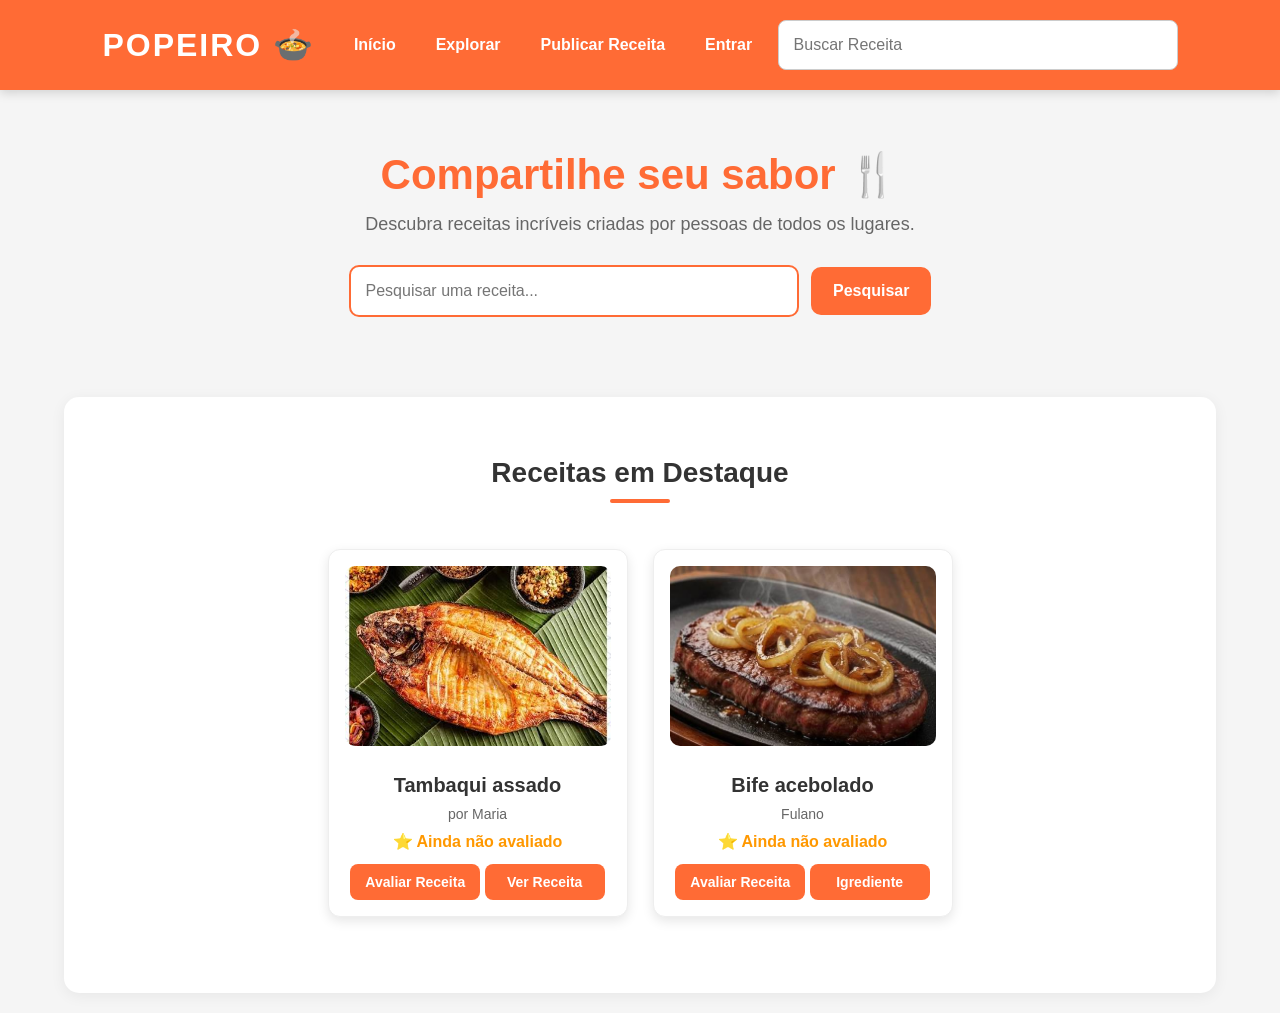
<file: index.html>
<!DOCTYPE html>
<html lang="pt-BR">

<head>
    <meta charset="UTF-8">
    <meta name="viewport" content="width=device-width, initial-scale=1.0">

    <title>Popeiro - Compartilhe seu sabor</title>

    <link rel="stylesheet" href="css/Style.css">
</head>

<body>

    <header>
        <h1>POPEIRO 🍲</h1>

        <span id="usuarioLogado"></span>

        <button id="botaoSair" style="display: none;">Sair</button>

        <nav>
            <ul>
                <a href="#inicio">Início</a>
                <a href="#receitasDestaque">Explorar</a>
                <a href="#" id="PublicarReceita">Publicar Receita</a>
                <a href="#" id="botaoEntrar">Entrar</a>
            </ul>
        </nav>
        <input type="search" placeholder="Buscar Receita">
    </header>

 <main id="inicio">


        <section>
            <h2>Compartilhe seu sabor 🍴</h2>

            <p>
                Descubra receitas incríveis criadas por pessoas de todos os lugares.
            </p>

            <input type="text" id="campoPesquisa" placeholder="Pesquisar uma receita...">

            <button id="botaoPesquisa">Pesquisar</button>

            

        </section>

        <section id="receitasDestaque">
            <h3>Receitas em Destaque</h3>
            <div class="grade">
                <div class="card">
                    <img src="img/Tambaqui.jpeg" alt="Tambaqui assado">

                    <h4>Tambaqui assado</h4>
                    <p>por Maria</p>
                   <p class="avaliacao">⭐ Ainda não avaliado</p>
                   <button class="botaoAvaliar">Avaliar Receita</button>

                    <button id="VerReceita">Ver Receita</button>
                </div>
                <div class="card">
                    <img src="img/bife.jpeg" alt="Tambaqui assado">

                    <h4>Bife acebolado</h4>
                    <p>Fulano</p>
                    <p class="avaliacao">⭐ Ainda não avaliado</p>
                    <button class="botaoAvaliar">Avaliar Receita</button>
                    <button>Igrediente</button>

                </div>
            </div>
        </section>

    </main>



    <div id="fundoModal" style="display: none;">

        <div id="receita" class="modal">

            <h2 id="tituloModal">Receita de Tambaqui Assado</h2>

            <p id="autorModal"></p>

            
            <h3>Ingredientes</h3>

            <ul id="ingredientesModal">
                <br>
                <li>1 kg de tambaqui</li>
                <li>2 limões</li>
                <li>3 dentes de alho</li>
                <li>Sal a gosto</li>
                <li>Pimenta a gosto</li>
            </ul>
            <br>
            <hr>
            <br>
            <h3>Modo de Preparo</h3>
            <br>
            <p id="modoPreparoModal">
                Tempere o tambaqui com limão, alho, sal e pimenta.
                Deixe descansar por 20 minutos e depois leve ao forno
                até ficar bem assado e dourado.
            </p>

        </div> <!-- fecha receita -->

    </div> <!-- fecha fundoModal -->


    <div id="areaPublicar" style="display: none;">

        <h2>Publicar Receita</h2>

        <button id="fecharPublicar">Fechar</button>

        <label>Nome Da Receita</label>
        <input type="text" id="nomeReceita">

        <label>Ingredientes</label>
        <textarea id="ingredientes"></textarea>

        <label>Modo de Preparo</label>
        <textarea id="modoPreparo"></textarea>

        <label>Foto</label>
        <input id="fotoReceita" type="file" name="file">

        <button id="botaoPublicar">Publicar Receita</button>

    </div>

    <div id="areaLogin" style="display: none;">

    <h2>Entrar no Popeiro</h2>

    <label>Email</label>
    <input type="email" id="emailLogin">

    <label>Senha</label>
    <input type="password" id="senhaLogin">

    <button id="entrarLogin">Entrar</button>

    <button id="botaoCadastro">Cadastre-se</button>

    </div> <!-- fecha areaLogin -->

    <div id="areaCadastro" style="display: none;">

    <h2>Criar Conta</h2>

    <label>Nome</label>
    <input type="text" id="nomeCadastro">

    <label>Email</label>
    <input type="email" id="emailCadastro">

    <label>Senha</label>
    <input type="password" id="senhaCadastro">

    <button id="criarConta">Criar Conta</button>

</div>

</div>

    <script src="js/Script.js"></script>
</body>

</html>
</file>
<file: css/Style.css>
/* Remove as margens padrão do navegador */
* {
    margin: 0;
    padding: 0;
    box-sizing: border-box;
}

/* Configuração geral da página */
body {
    font-family: Arial, sans-serif;
    background-color: #f5f5f5;
    color: #333;
    min-height: 100vh;
}

/* Cabeçalho */
header {
    box-shadow: 0 3px 10px rgba(0, 0, 0, 0.15);
    background-color: #ff6b35;
    display: flex;
    align-items: center;
    justify-content: space-between;
    padding: 20px 8%;
}

/* Nome POPEIRO */
header h1 {
    letter-spacing: 2px;
    color: white;
    font-size: 32px;
}

/* Menu */
nav {
    display: flex;
    gap: 25px;
}

/* Links do menu */
nav a {

    padding: 10px 12px;
    border-radius: 8px;
    transition: 0.3s;
    color: white;
    text-decoration: none;
    font-weight: bold;
}

/* Efeito quando passa o mouse */
nav a:hover {
    background-color: rgba(255, 255, 255, 0.18);
    text-decoration: none;
}

/* Área principal */
main section {
    text-align: center;
    padding: 60px 20px;
}

/* Título principal */
main h2 {
    font-size: 42px;
    margin-bottom: 15px;
    color: #ff6b35;
}

/* Texto */
main p {
    font-size: 18px;
    margin-bottom: 30px;
    color: #666;
}

/* Campo de pesquisa */
input {
    width: 400px;
    max-width: 70%;
    padding: 15px;
    border: 1px solid #ccc;
    border-radius: 8px;
    font-size: 16px;
}

/* Botão pesquisar */
button {
    padding: 15px 25px;
    border: none;
    border-radius: 8px;
    background-color: #ff6b35;
    color: white;
    font-size: 16px;
    font-weight: bold;
    cursor: pointer;
}

/* Efeito do botão */
button:hover {
    background-color: #e85a2a;
}

.card img {
    width: 100%;
    height: 180px;
    object-fit: cover;
    border-radius: 10px;
    margin-bottom: 10px;
    transition: transform 0.3s;
}

.card {
    width: 300px;
    background-color: white;
    padding: 16px;
    border-radius: 12px;
    box-shadow: 0 4px 12px rgba(0, 0, 0, 0.10);
    overflow: hidden;
    border: 1px solid #eeeeee;
    transition: transform 0.3s, box-shadow 0.3s;
}

.grade {
    display: flex;
    justify-content: center;
    gap: 25px;
    margin-top: 16px;
    padding: 16px;
    flex-wrap: wrap;
}

nav ul {
    list-style: none;
    display: flex;
    gap: 16px;
}

.modal {
    position: fixed;
    top: 50%;
    left: 50%;
    transform: translate(-50%, -50%);

    background-color: white;
    padding: 30px;
    border-radius: 12px;
    width: 900px;
    max-width: 90%;
}

#fundoModal {

    overflow-y: auto;

    background-color: rgba(0, 0, 0, 0.55);
    position: fixed;
    top: 0;
    left: 0;
    width: 100%;
    height: 100%;
}

#areaPublicar label {
    display: block;
    margin-top: 15px;
    margin-bottom: 5px;

}

#areaPublicar input,
#areaPublicar textarea {
    display: block;
    width: 100%;
    max-width: 100%;
    padding: 10px;
}

#receitasDestaque h3 {
    font-size: 28px;
    margin-bottom: 30px;
}

#receitasDestaque h3::after {
    content: "";
    display: block;
    width: 60px;
    height: 4px;
    background-color: #ff6b35;
    margin: 10px auto 0;
    border-radius: 4px;
}

.card h4 {
    font-size: 20px;
    margin-top: 12px;
    margin-bottom: 8px;
    line-height: 1.3;
}

.card p {
    font-size: 14px;
    margin-bottom: 10px;
    color: #666;
}

.card button {
    padding: 10px 15px;
    font-size: 14px;
    margin-top: 5px;
    min-width: 120px;
    transition: transform 0.2s, background-color 0.3s;
}



.card:hover {
    transform: translateY(-5px);
    box-shadow: 0 8px 20px rgba(0, 0, 0, 0.15);
}

#campoPesquisa {
    width: 450px;
    max-width: 70%;
    padding: 15px;
    border: 2px solid #ff6b35;
    border-radius: 10px;
    outline: none;
}

#botaoPesquisa {
    margin-left: 8px;
    padding: 15px 22px;
    border-radius: 10px;
    transition: transform 0.2s, background-color 0.3s;
}

#receitasDestaque {
    border-radius: 15px;
    background-color: #ffffff;
    margin: 20px 5%;
    box-shadow: 0 3px 15px rgba(0, 0, 0, 0.06);
}

.card .avaliacao {
    font-size: 16px;
    font-weight: bold;
    margin-top: 8px;
    margin-bottom: 8px;
    color: #ff9800;
}

.card .botaoVerReceita {
    margin-left: 5px;
}

#areaPublicar {
    max-width: 600px;
    margin: 40px auto;
    background-color: white;
    border-radius: 15px;
    box-shadow: 0 4px 15px rgba(0, 0, 0, 0.10);
    padding: 30px;
}

#areaPublicar h2 {
    text-align: center;
    color: #ff6b35;
    margin-bottom: 20px;
}

#areaPublicar input,
#areaPublicar textarea {
    border: 1px solid #ddd;
    border-radius: 8px;
    margin-bottom: 10px;
    outline: none;
}

#areaPublicar input:focus,
#areaPublicar textarea:focus {
    border-color: #ff6b35;
}

#areaLogin {
    max-width: 450px;
    margin: 40px auto;
    padding: 30px;
    background-color: white;
    border-radius: 15px;
    box-shadow: 0 4px 15px rgba(0, 0, 0, 0.10);
}

#areaLogin h2 {
    text-align: center;
    color: #ff6b35;
    margin-bottom: 20px;
}

#areaLogin input {
    display: block;
    width: 100%;
    max-width: 100%;
    margin-top: 5px;
    margin-bottom: 15px;
    border: 1px solid #ddd;
    border-radius: 8px;
    outline: none;
}

#areaLogin input:focus {
    border-color: #ff6b35;
}

#areaCadastro {
    max-width: 450px;
    margin: 40px auto;
    padding: 30px;
    background-color: white;
    border-radius: 15px;
    box-shadow: 0 4px 15px rgba(0, 0, 0, 0.10);
}

#areaCadastro h2 {
    text-align: center;
    color: #ff6b35;
    margin-bottom: 20px;
}

#areaCadastro input {
    display: block;
    width: 100%;
    max-width: 100%;
    margin-top: 5px;
    margin-bottom: 15px;
    border: 1px solid #ddd;
    border-radius: 8px;
    outline: none;
}

#areaCadastro input:focus {
    border-color: #ff6b35;
}

#criarConta {
    width: 100%;
    margin-top: 10px;
}

#entrarLogin {
    width: 100%;
    margin-top: 10px;
    transition: transform 0.2s, background-color 0.3s;
}

#entrarLogin:hover {
    transform: translateY(-2px);
}

#botaoCadastro {
    width: 100%;
    margin-top: 10px;
    background-color: white;
    color: #ff6b35;
    border: 2px solid #ff6b35;
    transition: transform 0.2s, background-color 0.3s;
}

#botaoCadastro:hover {
    background-color: #fff2ed;
    transform: translateY(-2px);
}

#botaoPublicar {
    width: 100%;
    margin-top: 15px;
    transition: transform 0.2s, background-color 0.3s;
}

#botaoPublicar:hover {
    transform: translateY(-2px);
}

#fecharPublicar {
    background-color: #777;
    padding: 8px 14px;
    font-size: 14px;
    margin-bottom: 15px;
}

#fecharPublicar:hover {
    background-color: #555;
}

.modal h2 {
    color: #ff6b35;
    margin-bottom: 15px;
    font-size: 28px;
}

.modal h3 {
    margin-top: 20px;
    margin-bottom: 10px;
    color: #333;
}

.modal li {
    margin-bottom: 8px;
}

#modoPreparoModal {
    line-height: 1.6;
    text-align: left;
}

#usuarioLogado {
    color: white;
    font-weight: bold;
}

#botaoSair {
    padding: 8px 14px;
    background-color: white;
    color: #ff6b35;
    font-size: 14px;
}

#botaoSair:hover {
    background-color: #fff2ed;
}

#areaLogin label,
#areaCadastro label,
#areaPublicar label {
    font-weight: bold;
    color: #555;
}

.card button:hover {
    transform: translateY(-2px);
}

.card:hover img {
    transform: scale(1.05);
}

#ingredientesModal {
    text-align: left;
    padding-left: 25px;
}

#autorModal {
    color: #777;
    font-size: 14px;
    margin-bottom: 15px;


}

#botaoPesquisa:hover {
    transform: translateY(-2px);
}

@media (max-width: 768px) {

    nav {
        flex-wrap: wrap;
        justify-content: center;
    }

    .card {
        width: 100%;
    }

    header {
        flex-direction: column;
        gap: 15px;
    }

    #campoPesquisa {
        width: 100%;
        max-width: 100%;

    }

    #campoPesquisa:focus {
        box-shadow: 0 0 0 3px rgba(255, 107, 53, 0.15);
    }

    #botaoPesquisa {
        margin-left: 0;
        margin-top: 10px;
        width: 100%;
    }


    .modal {
        width: 90%;
        margin: 40px auto;
        padding: 20px;
    }

    #areaPublicar {
        width: 90%;
        padding: 20px;
    }

    #areaLogin,
    #areaCadastro {
        width: 90%;
        padding: 20px;
    }

    main h2 {
        font-size: 30px;
    }

    header h1 {
        font-size: 28px;
    }
}
</file>
